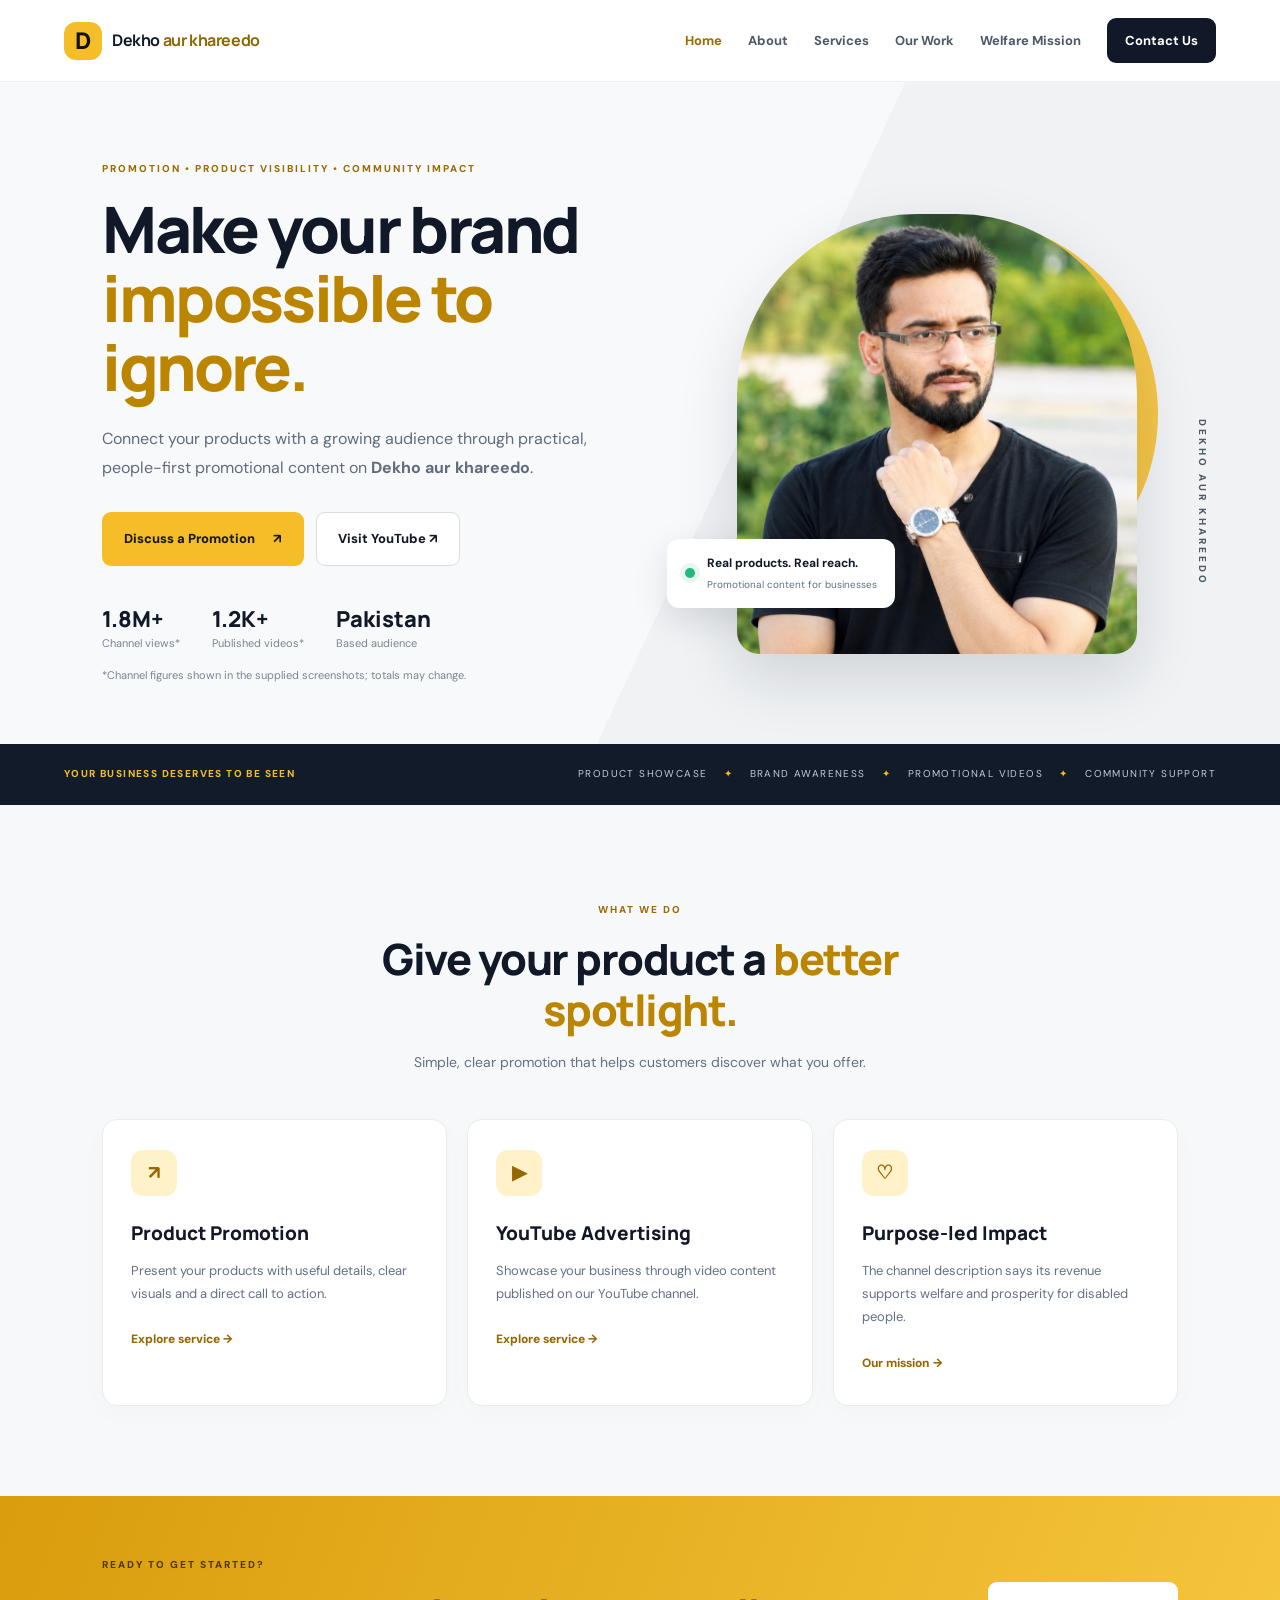
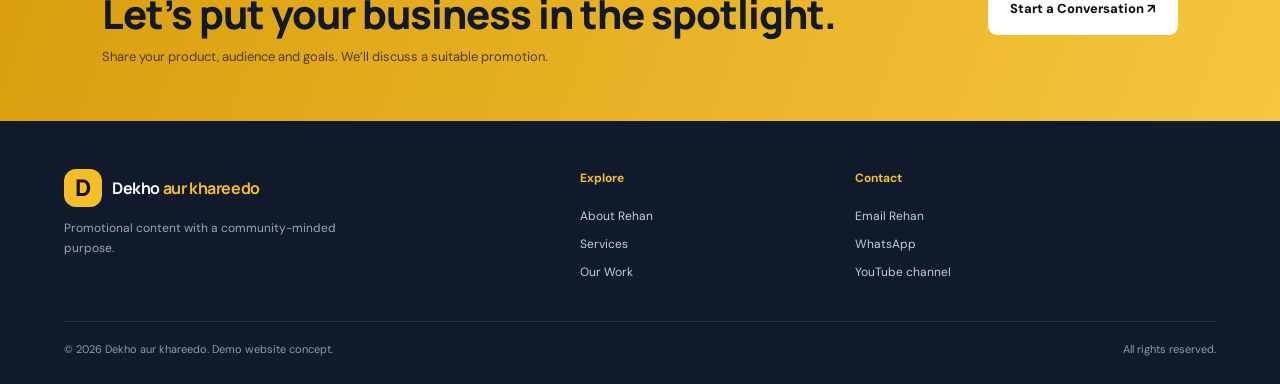
<file: index.html>
<!doctype html>
<html lang="en"><head><meta charset="utf-8"><meta name="viewport" content="width=device-width,initial-scale=1"><meta name="description" content="Rehan Ali helps businesses reach more customers through promotional videos and advertising on Dekho aur khareedo."><title>Rehan Ali | Advertising & Promotion</title><link rel="stylesheet" href="styles.css"></head>
<body><header class="site-header"><a class="brand" href="index.html"><span class="brand-mark">D</span><span>Dekho <b>aur khareedo</b></span></a><button class="menu-toggle" aria-label="Toggle menu" aria-expanded="false">☰</button><nav class="nav"><a class="active" href="index.html">Home</a><a href="about.html">About</a><a href="services.html">Services</a><a href="work.html">Our Work</a><a href="welfare.html">Welfare Mission</a><a href="contact.html" class="nav-cta">Contact Us</a></nav></header>
<main><section class="hero"><div class="hero-copy"><span class="eyebrow">PROMOTION • PRODUCT VISIBILITY • COMMUNITY IMPACT</span><h1>Make your brand <em>impossible to ignore.</em></h1><p>Connect your products with a growing audience through practical, people-first promotional content on <strong>Dekho aur khareedo</strong>.</p><div class="hero-actions"><a class="btn btn-primary" href="contact.html">Discuss a Promotion <span>↗</span></a><a class="btn btn-ghost" href="https://www.youtube.com/@Dekhoaurkhareedo-uk8fu" target="_blank" rel="noopener">Visit YouTube ↗</a></div><div class="trust-row"><div><strong>1.8M+</strong><span>Channel views*</span></div><div><strong>1.2K+</strong><span>Published videos*</span></div><div><strong>Pakistan</strong><span>Based audience</span></div></div><small class="muted">*Channel figures shown in the supplied screenshots; totals may change.</small></div><div class="hero-visual"><div class="visual-glow"></div><img class="hero-person" src="assets/rehan-profile.png" alt="Portrait of Rehan Ali"><div class="floating-card"><span class="live-dot"></span><div><b>Real products. Real reach.</b><small>Promotional content for businesses</small></div></div><div class="vertical-tag">DEKHO AUR KHAREEDO</div></div></section>
<section class="logo-strip"><span>YOUR BUSINESS DESERVES TO BE SEEN</span><div>PRODUCT SHOWCASE <i>✦</i> BRAND AWARENESS <i>✦</i> PROMOTIONAL VIDEOS <i>✦</i> COMMUNITY SUPPORT</div></section>
<section class="section section-light"><div class="section-heading"><span class="eyebrow">WHAT WE DO</span><h2>Give your product a <em>better spotlight.</em></h2><p>Simple, clear promotion that helps customers discover what you offer.</p></div><div class="card-grid three"><article class="service-card"><div class="icon-box">↗</div><h3>Product Promotion</h3><p>Present your products with useful details, clear visuals and a direct call to action.</p><a href="services.html">Explore service →</a></article><article class="service-card"><div class="icon-box">▶</div><h3>YouTube Advertising</h3><p>Showcase your business through video content published on our YouTube channel.</p><a href="services.html">Explore service →</a></article><article class="service-card"><div class="icon-box">♡</div><h3>Purpose-led Impact</h3><p>The channel description says its revenue supports welfare and prosperity for disabled people.</p><a href="welfare.html">Our mission →</a></article></div></section>
<section class="cta-band"><div><span class="eyebrow">READY TO GET STARTED?</span><h2>Let’s put your business in the spotlight.</h2><p>Share your product, audience and goals. We’ll discuss a suitable promotion.</p></div><a class="btn btn-light" href="contact.html">Start a Conversation ↗</a></section></main><footer class="footer"><div><a class="brand brand-footer" href="index.html"><span class="brand-mark">D</span><span>Dekho <b>aur khareedo</b></span></a><p>Promotional content with a community-minded purpose.</p></div><div><h4>Explore</h4><a href="about.html">About Rehan</a><a href="services.html">Services</a><a href="work.html">Our Work</a></div><div><h4>Contact</h4><a href="mailto:businesswithrehanali@gmail.com">Email Rehan</a><a href="https://wa.me/923469165570" target="_blank" rel="noopener">WhatsApp</a><a href="https://www.youtube.com/@Dekhoaurkhareedo-uk8fu" target="_blank" rel="noopener">YouTube channel</a></div><div class="copyright">© 2026 Dekho aur khareedo. Demo website concept. <span>All rights reserved.</span></div></footer><script src="script.js"></script></body></html>
</file>
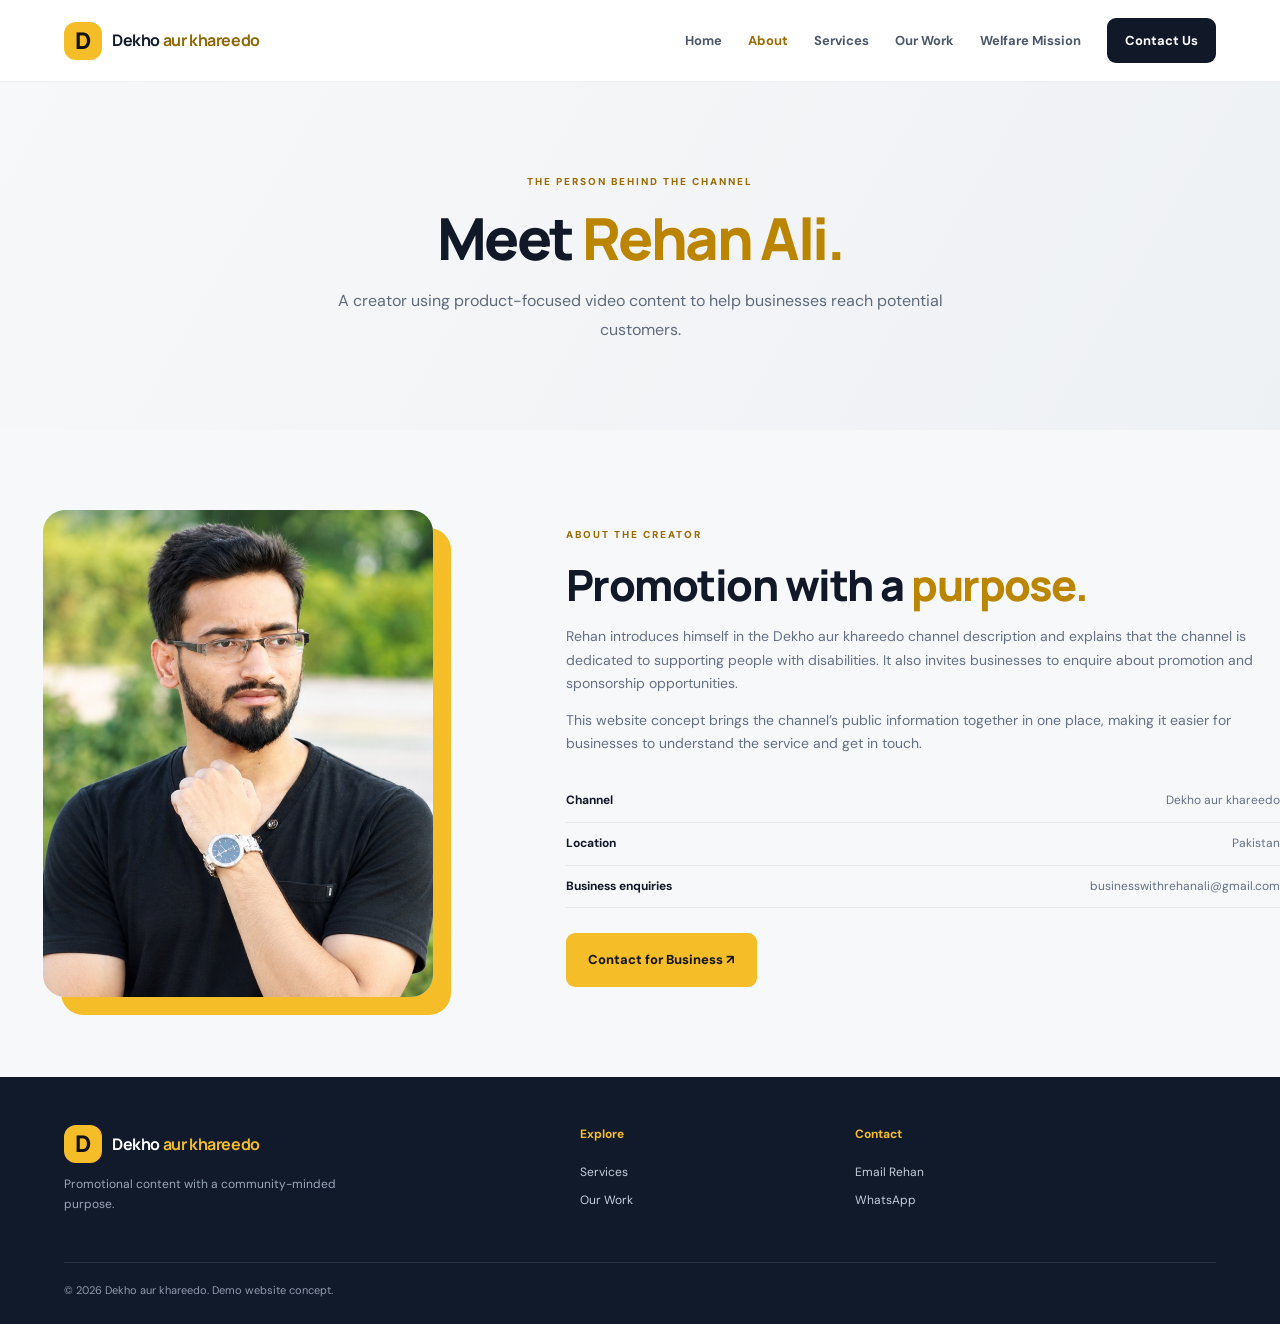
<file: about.html>
<!doctype html><html lang="en"><head><meta charset="utf-8"><meta name="viewport" content="width=device-width,initial-scale=1"><title>About Rehan Ali | Dekho aur khareedo</title><link rel="stylesheet" href="styles.css"></head><body><header class="site-header"><a class="brand" href="index.html"><span class="brand-mark">D</span><span>Dekho <b>aur khareedo</b></span></a><button class="menu-toggle" aria-label="Toggle menu" aria-expanded="false">☰</button><nav class="nav"><a href="index.html">Home</a><a class="active" href="about.html">About</a><a href="services.html">Services</a><a href="work.html">Our Work</a><a href="welfare.html">Welfare Mission</a><a href="contact.html" class="nav-cta">Contact Us</a></nav></header><main><section class="page-hero"><span class="eyebrow">THE PERSON BEHIND THE CHANNEL</span><h1>Meet <em>Rehan Ali.</em></h1><p>A creator using product-focused video content to help businesses reach potential customers.</p></section><section class="profile-layout section-light"><img class="profile-large" src="assets/rehan-profile.png" alt="Portrait of Rehan Ali"><div><span class="eyebrow">ABOUT THE CREATOR</span><h2>Promotion with a <em>purpose.</em></h2><p>Rehan introduces himself in the Dekho aur khareedo channel description and explains that the channel is dedicated to supporting people with disabilities. It also invites businesses to enquire about promotion and sponsorship opportunities.</p><p>This website concept brings the channel’s public information together in one place, making it easier for businesses to understand the service and get in touch.</p><div class="info-list"><div><b>Channel</b><span>Dekho aur khareedo</span></div><div><b>Location</b><span>Pakistan</span></div><div><b>Business enquiries</b><span>businesswithrehanali@gmail.com</span></div></div><a class="btn btn-primary" href="contact.html">Contact for Business ↗</a></div></section></main><footer class="footer"><div><a class="brand brand-footer" href="index.html"><span class="brand-mark">D</span><span>Dekho <b>aur khareedo</b></span></a><p>Promotional content with a community-minded purpose.</p></div><div><h4>Explore</h4><a href="services.html">Services</a><a href="work.html">Our Work</a></div><div><h4>Contact</h4><a href="mailto:businesswithrehanali@gmail.com">Email Rehan</a><a href="https://wa.me/923469165570">WhatsApp</a></div><div class="copyright">© 2026 Dekho aur khareedo. Demo website concept.</div></footer><script src="script.js"></script></body></html>
</file>
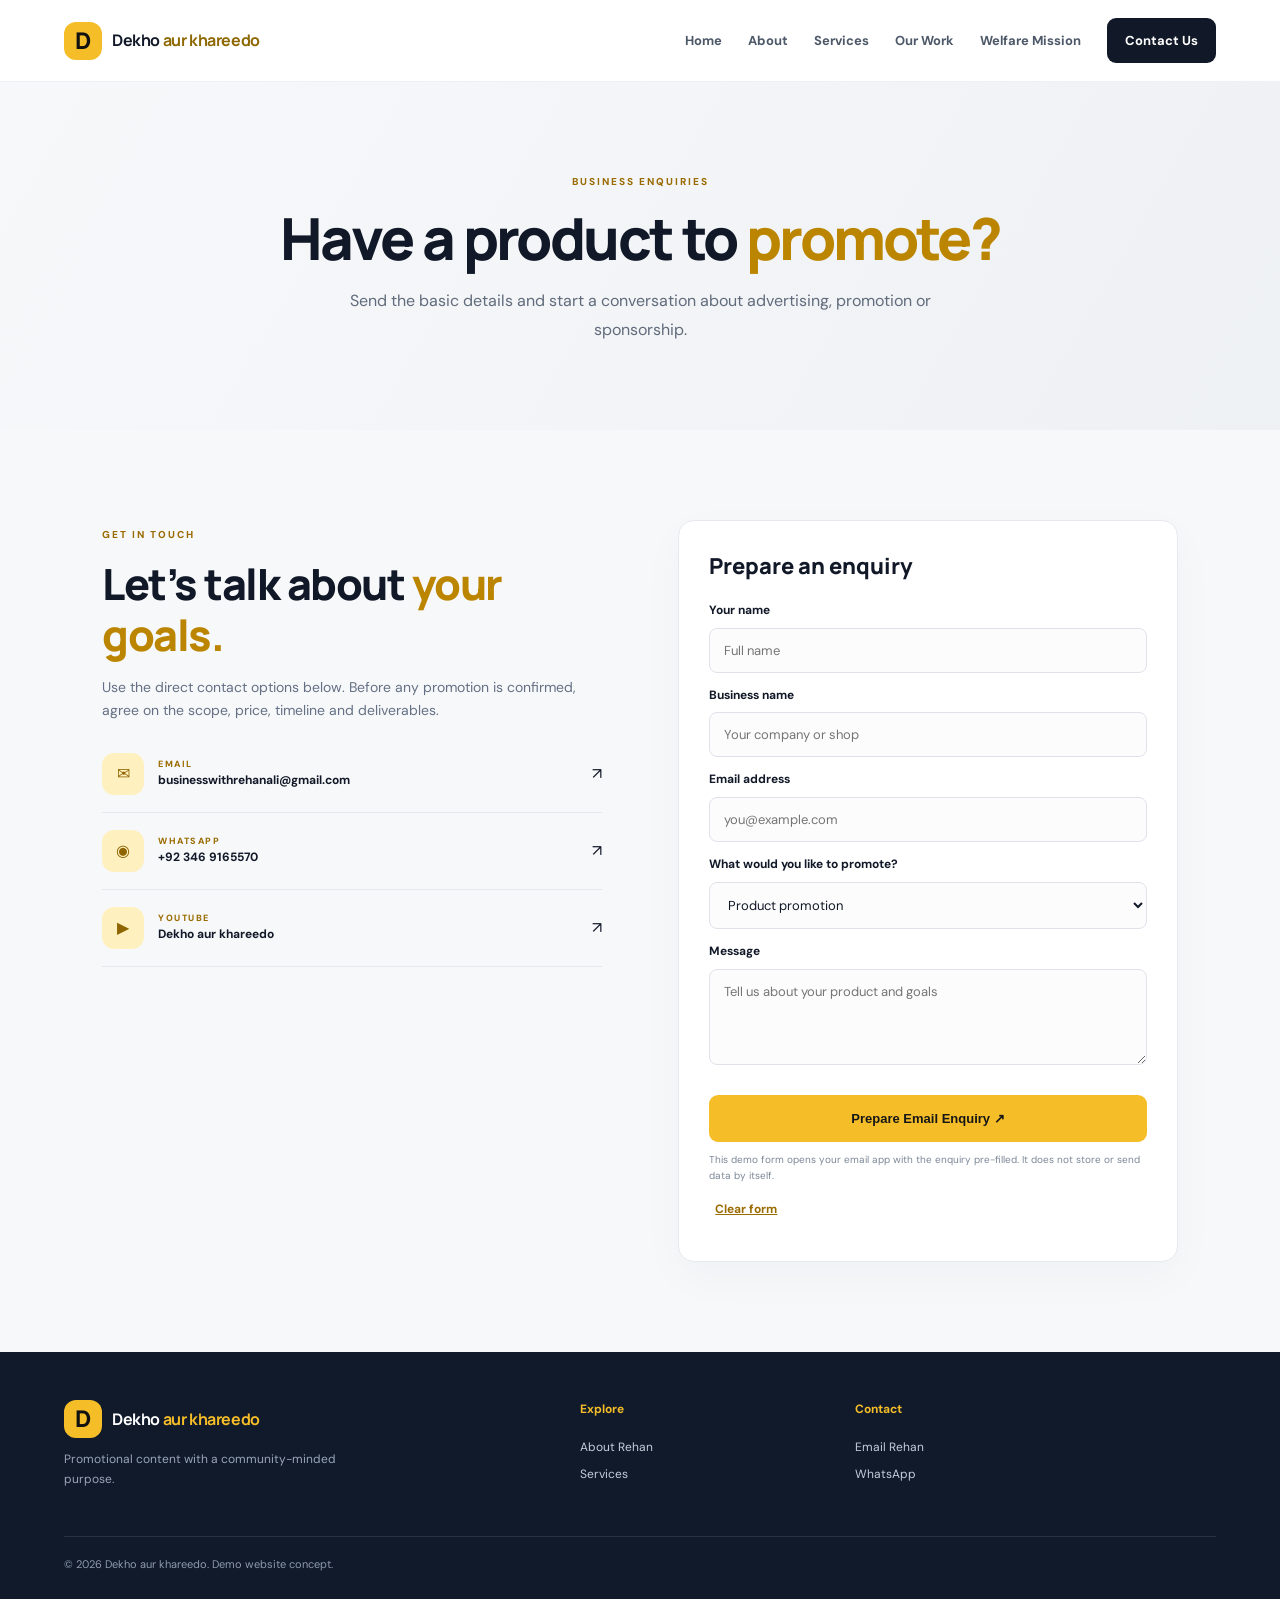
<file: contact.html>
<!doctype html><html lang="en"><head><meta charset="utf-8"><meta name="viewport" content="width=device-width,initial-scale=1"><title>Contact | Dekho aur khareedo</title><link rel="stylesheet" href="styles.css"></head><body><header class="site-header"><a class="brand" href="index.html"><span class="brand-mark">D</span><span>Dekho <b>aur khareedo</b></span></a><button class="menu-toggle" aria-label="Toggle menu" aria-expanded="false">☰</button><nav class="nav"><a href="index.html">Home</a><a href="about.html">About</a><a href="services.html">Services</a><a href="work.html">Our Work</a><a href="welfare.html">Welfare Mission</a><a class="nav-cta active" href="contact.html">Contact Us</a></nav></header><main><section class="page-hero"><span class="eyebrow">BUSINESS ENQUIRIES</span><h1>Have a product to <em>promote?</em></h1><p>Send the basic details and start a conversation about advertising, promotion or sponsorship.</p></section><section class="section section-light contact-layout"><div class="contact-panel"><span class="eyebrow">GET IN TOUCH</span><h2>Let’s talk about <em>your goals.</em></h2><p>Use the direct contact options below. Before any promotion is confirmed, agree on the scope, price, timeline and deliverables.</p><a class="contact-method" href="mailto:businesswithrehanali@gmail.com"><span class="contact-icon">✉</span><span><small>EMAIL</small><b>businesswithrehanali@gmail.com</b></span><span>↗</span></a><a class="contact-method" href="https://wa.me/923469165570" target="_blank" rel="noopener"><span class="contact-icon">◉</span><span><small>WHATSAPP</small><b>+92 346 9165570</b></span><span>↗</span></a><a class="contact-method" href="https://www.youtube.com/@Dekhoaurkhareedo-uk8fu" target="_blank" rel="noopener"><span class="contact-icon">▶</span><span><small>YOUTUBE</small><b>Dekho aur khareedo</b></span><span>↗</span></a></div><form class="contact-form" id="enquiry-form"><h3>Prepare an enquiry</h3><label>Your name<input required name="name" placeholder="Full name"></label><label>Business name<input name="business" placeholder="Your company or shop"></label><label>Email address<input required type="email" name="email" placeholder="you@example.com"></label><label>What would you like to promote?<select name="service"><option>Product promotion</option><option>YouTube sponsorship</option><option>Brand awareness</option><option>Other enquiry</option></select></label><label>Message<textarea required name="message" rows="4" placeholder="Tell us about your product and goals"></textarea></label><button class="btn btn-primary btn-full" type="submit">Prepare Email Enquiry ↗</button><p class="form-note">This demo form opens your email app with the enquiry pre-filled. It does not store or send data by itself.</p><button class="text-button" type="reset">Clear form</button><p id="form-status" role="status" class="form-note"></p></form></section></main><footer class="footer"><div><a class="brand brand-footer" href="index.html"><span class="brand-mark">D</span><span>Dekho <b>aur khareedo</b></span></a><p>Promotional content with a community-minded purpose.</p></div><div><h4>Explore</h4><a href="about.html">About Rehan</a><a href="services.html">Services</a></div><div><h4>Contact</h4><a href="mailto:businesswithrehanali@gmail.com">Email Rehan</a><a href="https://wa.me/923469165570">WhatsApp</a></div><div class="copyright">© 2026 Dekho aur khareedo. Demo website concept.</div></footer><script src="script.js"></script></body></html>
</file>
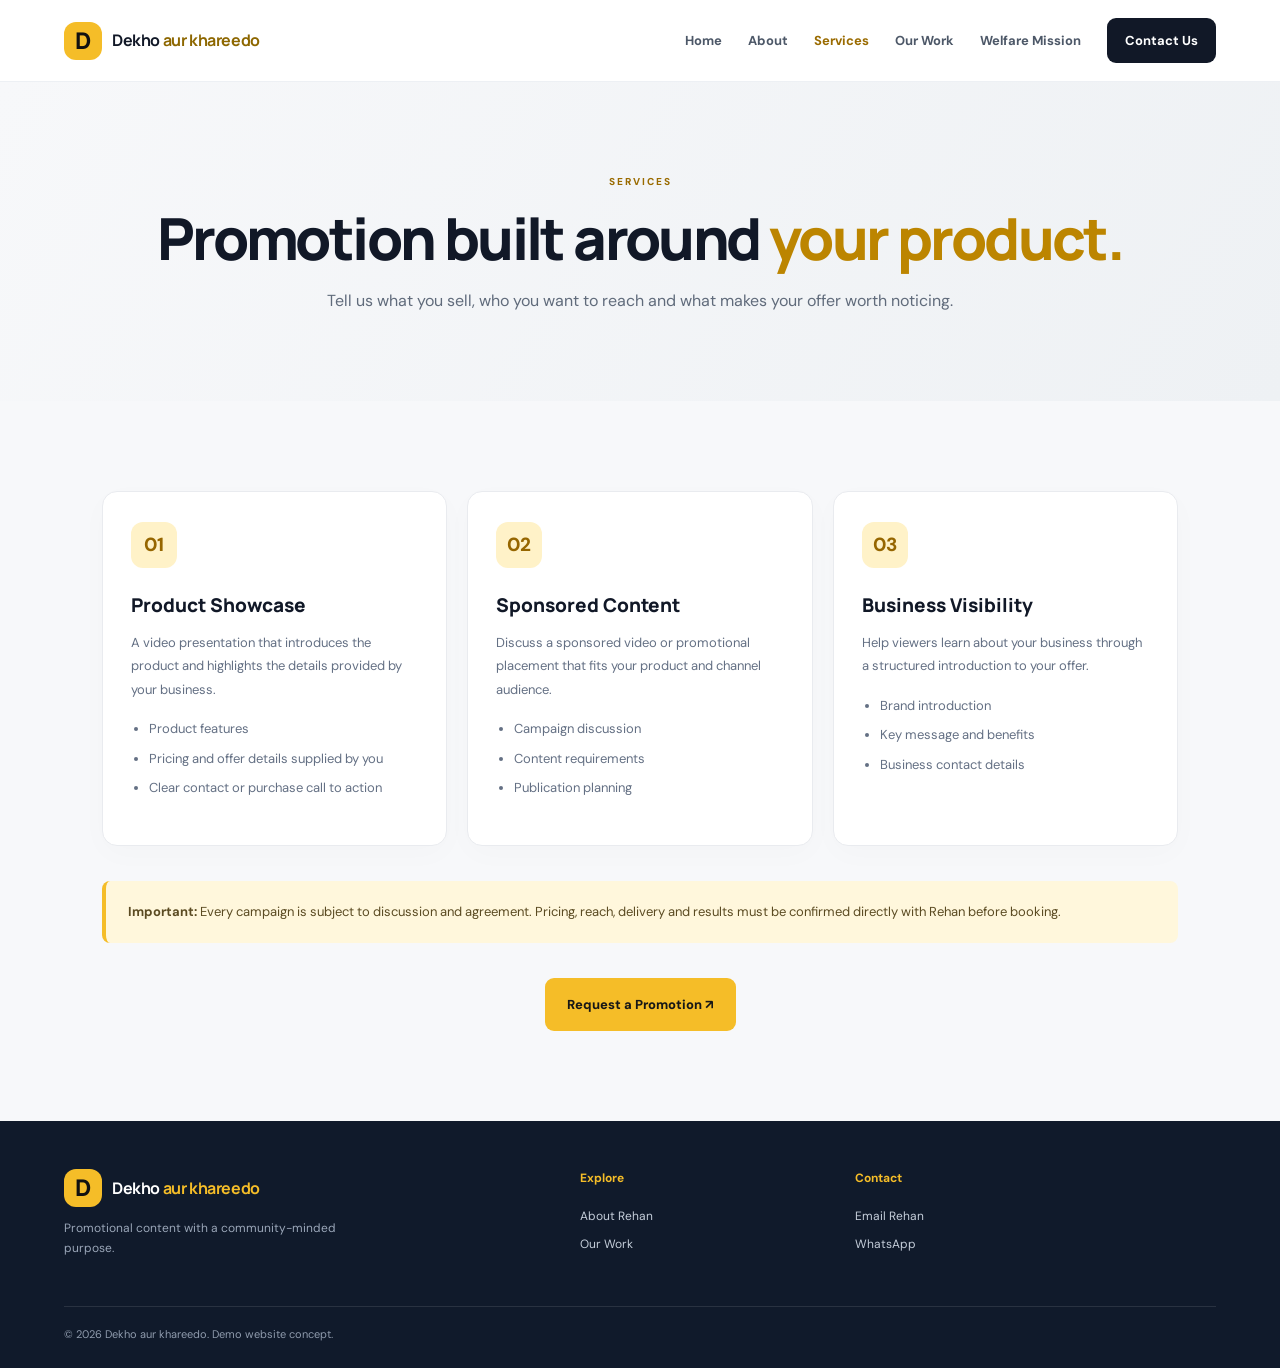
<file: services.html>
<!doctype html><html lang="en"><head><meta charset="utf-8"><meta name="viewport" content="width=device-width,initial-scale=1"><title>Promotion Services | Dekho aur khareedo</title><link rel="stylesheet" href="styles.css"></head><body><header class="site-header"><a class="brand" href="index.html"><span class="brand-mark">D</span><span>Dekho <b>aur khareedo</b></span></a><button class="menu-toggle" aria-label="Toggle menu" aria-expanded="false">☰</button><nav class="nav"><a href="index.html">Home</a><a href="about.html">About</a><a class="active" href="services.html">Services</a><a href="work.html">Our Work</a><a href="welfare.html">Welfare Mission</a><a href="contact.html" class="nav-cta">Contact Us</a></nav></header><main><section class="page-hero"><span class="eyebrow">SERVICES</span><h1>Promotion built around <em>your product.</em></h1><p>Tell us what you sell, who you want to reach and what makes your offer worth noticing.</p></section><section class="section section-light"><div class="card-grid three"><article class="service-card"><div class="icon-box">01</div><h3>Product Showcase</h3><p>A video presentation that introduces the product and highlights the details provided by your business.</p><ul><li>Product features</li><li>Pricing and offer details supplied by you</li><li>Clear contact or purchase call to action</li></ul></article><article class="service-card"><div class="icon-box">02</div><h3>Sponsored Content</h3><p>Discuss a sponsored video or promotional placement that fits your product and channel audience.</p><ul><li>Campaign discussion</li><li>Content requirements</li><li>Publication planning</li></ul></article><article class="service-card"><div class="icon-box">03</div><h3>Business Visibility</h3><p>Help viewers learn about your business through a structured introduction to your offer.</p><ul><li>Brand introduction</li><li>Key message and benefits</li><li>Business contact details</li></ul></article></div><div class="note-box"><b>Important:</b> Every campaign is subject to discussion and agreement. Pricing, reach, delivery and results must be confirmed directly with Rehan before booking.</div><div class="center"><a class="btn btn-primary" href="contact.html">Request a Promotion ↗</a></div></section></main><footer class="footer"><div><a class="brand brand-footer" href="index.html"><span class="brand-mark">D</span><span>Dekho <b>aur khareedo</b></span></a><p>Promotional content with a community-minded purpose.</p></div><div><h4>Explore</h4><a href="about.html">About Rehan</a><a href="work.html">Our Work</a></div><div><h4>Contact</h4><a href="mailto:businesswithrehanali@gmail.com">Email Rehan</a><a href="https://wa.me/923469165570">WhatsApp</a></div><div class="copyright">© 2026 Dekho aur khareedo. Demo website concept.</div></footer><script src="script.js"></script></body></html>
</file>
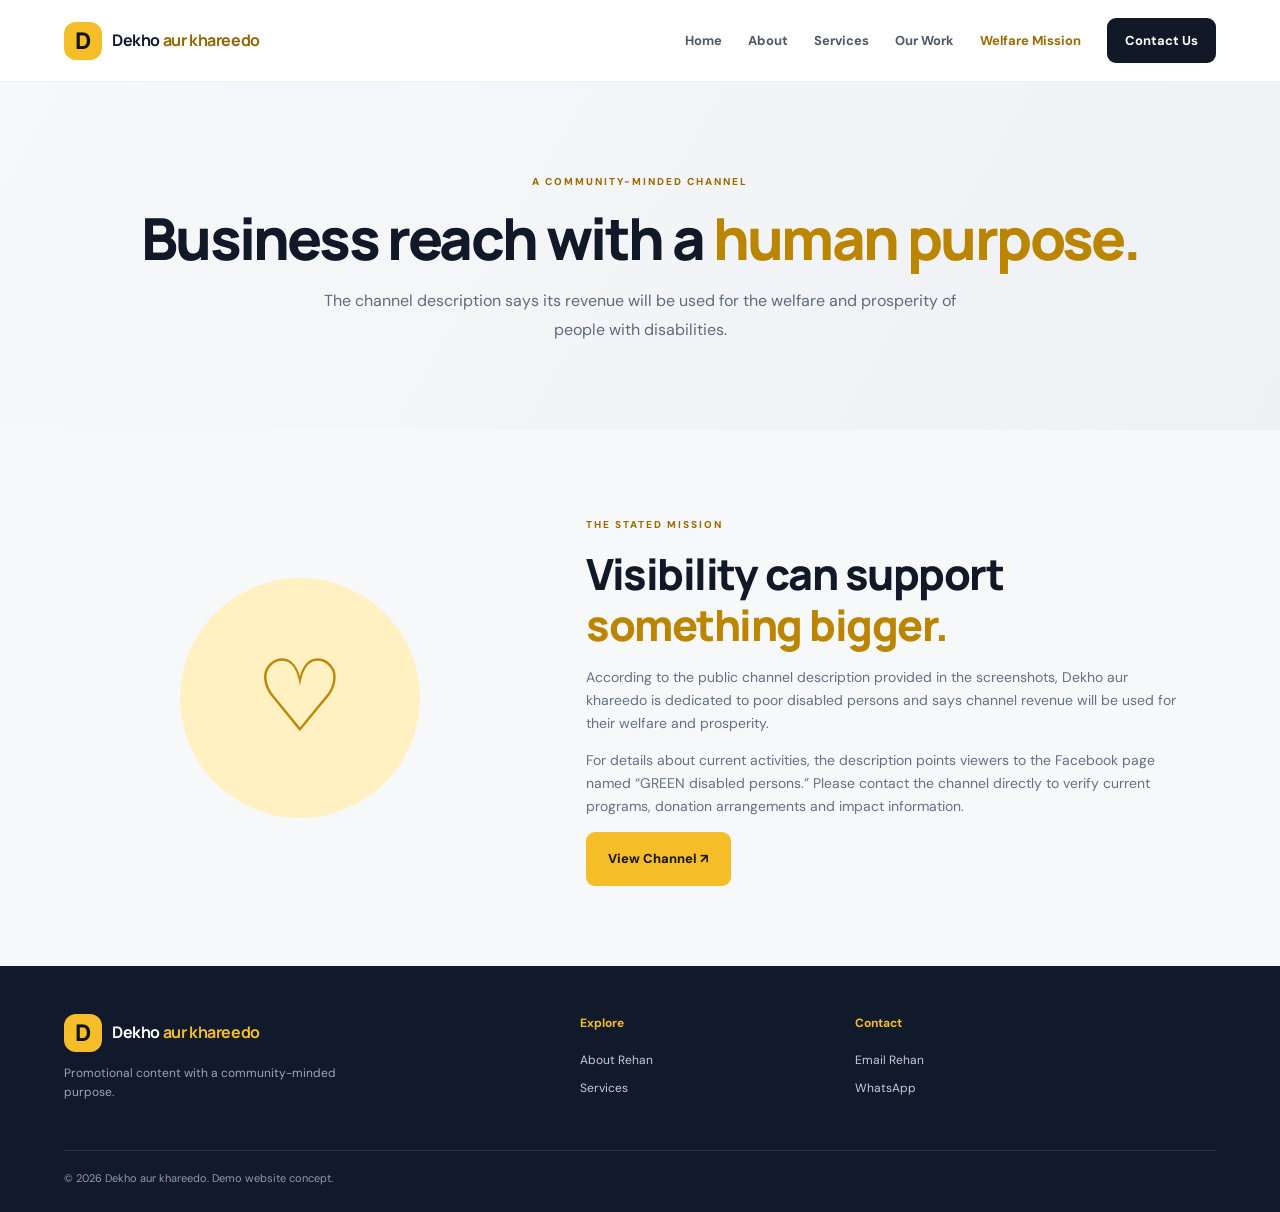
<file: welfare.html>
<!doctype html><html lang="en"><head><meta charset="utf-8"><meta name="viewport" content="width=device-width,initial-scale=1"><title>Welfare Mission | Dekho aur khareedo</title><link rel="stylesheet" href="styles.css"></head><body><header class="site-header"><a class="brand" href="index.html"><span class="brand-mark">D</span><span>Dekho <b>aur khareedo</b></span></a><button class="menu-toggle" aria-label="Toggle menu" aria-expanded="false">☰</button><nav class="nav"><a href="index.html">Home</a><a href="about.html">About</a><a href="services.html">Services</a><a href="work.html">Our Work</a><a class="active" href="welfare.html">Welfare Mission</a><a href="contact.html" class="nav-cta">Contact Us</a></nav></header><main><section class="page-hero"><span class="eyebrow">A COMMUNITY-MINDED CHANNEL</span><h1>Business reach with a <em>human purpose.</em></h1><p>The channel description says its revenue will be used for the welfare and prosperity of people with disabilities.</p></section><section class="section section-light welfare-layout"><div class="welfare-symbol">♡</div><div><span class="eyebrow">THE STATED MISSION</span><h2>Visibility can support <em>something bigger.</em></h2><p>According to the public channel description provided in the screenshots, Dekho aur khareedo is dedicated to poor disabled persons and says channel revenue will be used for their welfare and prosperity.</p><p>For details about current activities, the description points viewers to the Facebook page named “GREEN disabled persons.” Please contact the channel directly to verify current programs, donation arrangements and impact information.</p><a class="btn btn-primary" href="https://www.youtube.com/@Dekhoaurkhareedo-uk8fu" target="_blank" rel="noopener">View Channel ↗</a></div></section></main><footer class="footer"><div><a class="brand brand-footer" href="index.html"><span class="brand-mark">D</span><span>Dekho <b>aur khareedo</b></span></a><p>Promotional content with a community-minded purpose.</p></div><div><h4>Explore</h4><a href="about.html">About Rehan</a><a href="services.html">Services</a></div><div><h4>Contact</h4><a href="mailto:businesswithrehanali@gmail.com">Email Rehan</a><a href="https://wa.me/923469165570">WhatsApp</a></div><div class="copyright">© 2026 Dekho aur khareedo. Demo website concept.</div></footer><script src="script.js"></script></body></html>
</file>
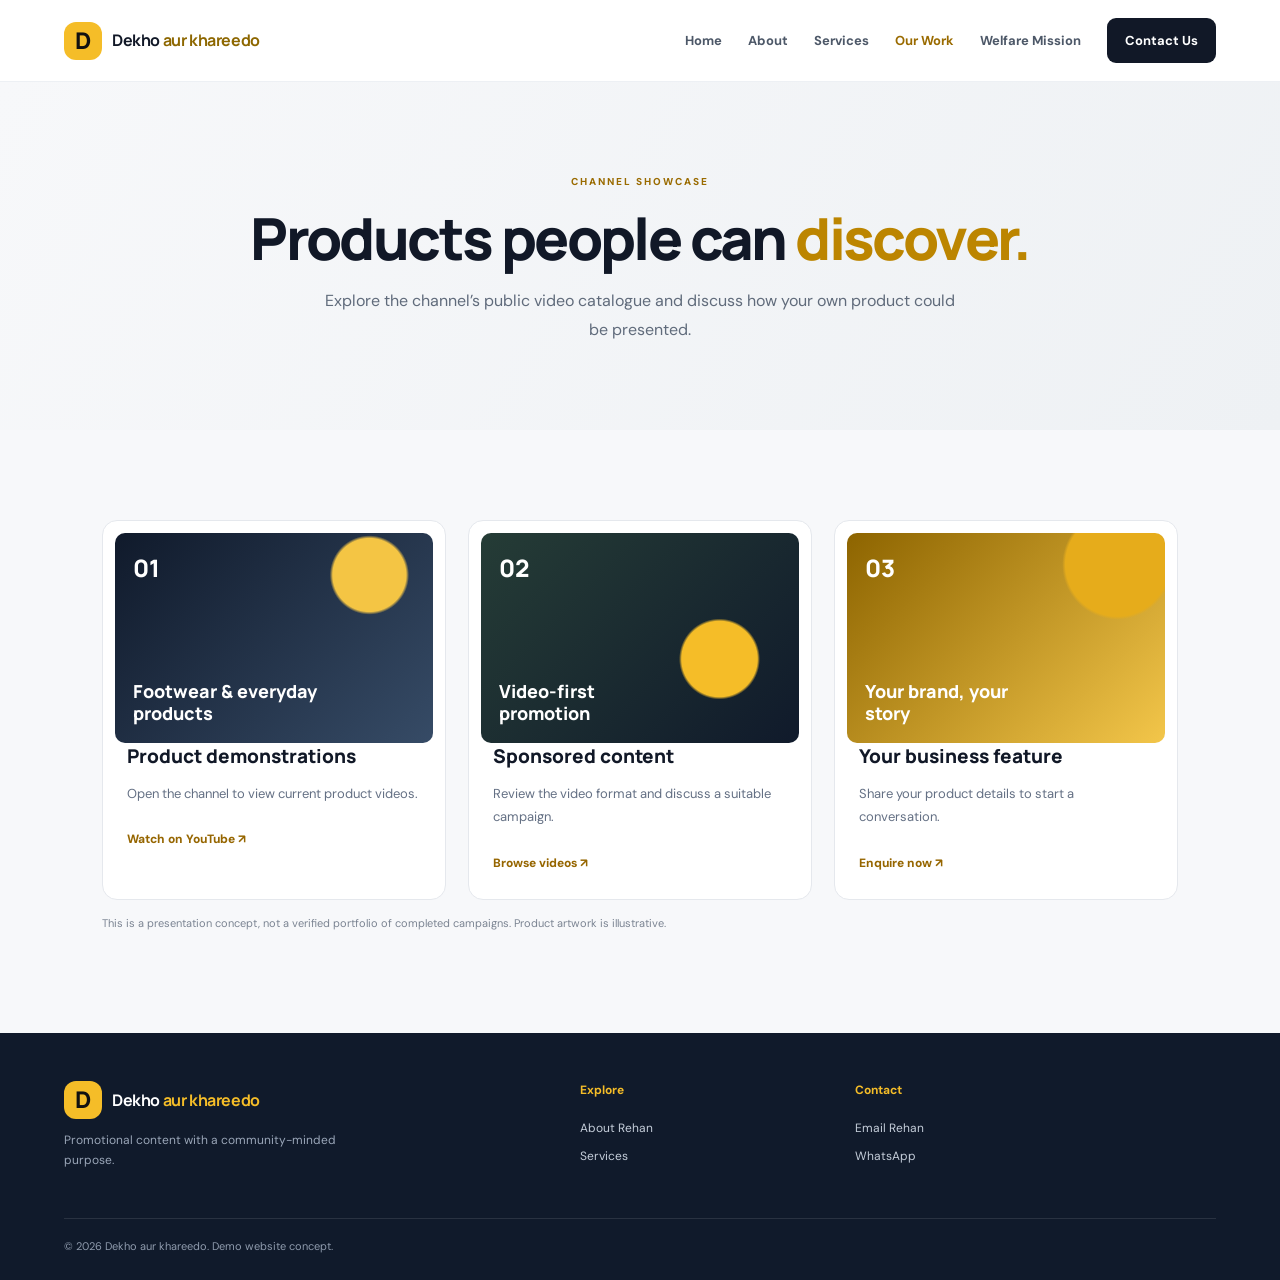
<file: work.html>
<!doctype html><html lang="en"><head><meta charset="utf-8"><meta name="viewport" content="width=device-width,initial-scale=1"><title>Our Work | Dekho aur khareedo</title><link rel="stylesheet" href="styles.css"></head><body><header class="site-header"><a class="brand" href="index.html"><span class="brand-mark">D</span><span>Dekho <b>aur khareedo</b></span></a><button class="menu-toggle" aria-label="Toggle menu" aria-expanded="false">☰</button><nav class="nav"><a href="index.html">Home</a><a href="about.html">About</a><a href="services.html">Services</a><a class="active" href="work.html">Our Work</a><a href="welfare.html">Welfare Mission</a><a href="contact.html" class="nav-cta">Contact Us</a></nav></header><main><section class="page-hero"><span class="eyebrow">CHANNEL SHOWCASE</span><h1>Products people can <em>discover.</em></h1><p>Explore the channel’s public video catalogue and discuss how your own product could be presented.</p></section><section class="section section-light"><div class="work-grid"><a class="work-tile" href="https://www.youtube.com/@Dekhoaurkhareedo-uk8fu" target="_blank" rel="noopener"><div class="work-art shoes">01 <span>Footwear & everyday products</span></div><h3>Product demonstrations</h3><p>Open the channel to view current product videos.</p><b>Watch on YouTube ↗</b></a><a class="work-tile" href="https://www.youtube.com/@Dekhoaurkhareedo-uk8fu/videos" target="_blank" rel="noopener"><div class="work-art video">02 <span>Video-first promotion</span></div><h3>Sponsored content</h3><p>Review the video format and discuss a suitable campaign.</p><b>Browse videos ↗</b></a><a class="work-tile" href="contact.html"><div class="work-art brand-art">03 <span>Your brand, your story</span></div><h3>Your business feature</h3><p>Share your product details to start a conversation.</p><b>Enquire now ↗</b></a></div><p class="muted">This is a presentation concept, not a verified portfolio of completed campaigns. Product artwork is illustrative.</p></section></main><footer class="footer"><div><a class="brand brand-footer" href="index.html"><span class="brand-mark">D</span><span>Dekho <b>aur khareedo</b></span></a><p>Promotional content with a community-minded purpose.</p></div><div><h4>Explore</h4><a href="about.html">About Rehan</a><a href="services.html">Services</a></div><div><h4>Contact</h4><a href="mailto:businesswithrehanali@gmail.com">Email Rehan</a><a href="https://wa.me/923469165570">WhatsApp</a></div><div class="copyright">© 2026 Dekho aur khareedo. Demo website concept.</div></footer><script src="script.js"></script></body></html>
</file>
<file: styles.css>
@import url('https://fonts.googleapis.com/css2?family=DM+Sans:wght@400;500;600;700&family=Manrope:wght@400;500;600;700;800&display=swap');
:root{--ink:#111827;--muted:#647084;--gold:#f5bd28;--gold-dark:#d99708;--paper:#f6f7f9;--white:#fff;--line:#e5e8ed;--navy:#101a2b}*{box-sizing:border-box}html{scroll-behavior:smooth}body{margin:0;color:var(--ink);font-family:'DM Sans',sans-serif;line-height:1.65;background:#fff}a{color:inherit;text-decoration:none}img{max-width:100%;display:block}.site-header{height:82px;padding:0 max(5vw,24px);display:flex;align-items:center;justify-content:space-between;background:#fff;border-bottom:1px solid #edf0f4;position:sticky;top:0;z-index:10}.brand{display:flex;align-items:center;gap:10px;font-family:Manrope,sans-serif;font-size:16px;font-weight:700;letter-spacing:-.4px}.brand b{color:#8d6700}.brand-mark{display:grid;place-items:center;background:var(--gold);width:38px;height:38px;border-radius:12px;font-size:23px;font-weight:800;color:#111}.nav{display:flex;align-items:center;gap:26px;font-size:13px;font-weight:700;color:#4d5868}.nav a{transition:color .2s}.nav a:hover,.nav a.active{color:#9a6b00}.nav-cta{padding:12px 18px;border-radius:9px;background:var(--ink);color:white!important}.menu-toggle{display:none;border:0;background:none;font-size:25px}.hero{min-height:620px;background:linear-gradient(115deg,#f8f9fb 0%,#f8f9fb 57%,#f0f2f4 57%,#f0f2f4 100%);display:grid;grid-template-columns:1.05fr .95fr;align-items:center;padding:72px max(8vw,28px) 60px;gap:5vw;overflow:hidden}.hero-copy{max-width:620px}.eyebrow{font-size:10px;letter-spacing:2px;font-weight:800;color:#9a6b00;display:inline-block;margin-bottom:16px}.hero h1,.page-hero h1{font-family:Manrope,sans-serif;font-size:clamp(42px,5vw,68px);line-height:1.08;letter-spacing:-2.6px;margin:0 0 24px;font-weight:800}.hero h1 em,.page-hero h1 em,h2 em{font-style:normal;color:#bc8500}.hero-copy>p,.page-hero p{font-size:16px;color:#606b7b;max-width:560px;line-height:1.8}.hero-actions{display:flex;gap:12px;flex-wrap:wrap;margin:30px 0}.btn{display:inline-flex;align-items:center;justify-content:center;gap:18px;padding:15px 21px;border-radius:9px;font-size:13px;font-weight:800;border:1px solid transparent;cursor:pointer;transition:transform .2s,box-shadow .2s}.btn:hover{transform:translateY(-2px);box-shadow:0 10px 24px #11182718}.btn-primary{background:var(--gold);color:#171717}.btn-ghost{border-color:#d9dde4;background:#fff}.btn-light{background:white;color:#111}.trust-row{display:flex;gap:32px;margin-top:38px}.trust-row div{display:flex;flex-direction:column}.trust-row strong{font:800 22px Manrope,sans-serif}.trust-row span,.muted{font-size:11px;color:#7b8492}.muted{display:block;margin-top:14px}.hero-visual{height:470px;position:relative;display:flex;align-items:flex-end;justify-content:center}.visual-glow{position:absolute;width:390px;height:390px;background:#f5bd28;border-radius:50%;top:35px;right:4%;opacity:.85}.hero-person{position:relative;z-index:1;width:min(100%,400px);height:440px;object-fit:cover;object-position:center 20%;border-radius:180px 180px 22px 22px;box-shadow:0 24px 60px #17203325}.floating-card{position:absolute;z-index:2;left:-30px;bottom:46px;display:flex;align-items:center;gap:12px;padding:15px 18px;border-radius:12px;background:#fff;box-shadow:0 12px 35px #17203320}.floating-card b,.floating-card small{display:block}.floating-card b{font-size:12px}.floating-card small{font-size:10px;color:var(--muted);margin-top:3px}.live-dot{width:10px;height:10px;border-radius:50%;background:#28b67a;box-shadow:0 0 0 5px #28b67a1c}.vertical-tag{position:absolute;right:-32px;top:50%;writing-mode:vertical-rl;letter-spacing:3px;font-size:10px;font-weight:800;color:#4f5968}.logo-strip{padding:22px 5vw;background:#111b2a;color:#fff;display:flex;justify-content:space-between;gap:20px;align-items:center;font-size:10px;letter-spacing:1.4px}.logo-strip>span{color:var(--gold);font-weight:800}.logo-strip div{color:#c4cbd5}.logo-strip i{color:var(--gold);font-style:normal;padding:0 12px}.section{padding:90px max(8vw,28px)}.section-light{background:#f7f8fa}.section-heading{text-align:center;max-width:640px;margin:0 auto 45px}.section-heading h2,.profile-layout h2,.contact-panel h2,.welfare-layout h2{font:800 clamp(30px,4vw,43px)/1.18 Manrope,sans-serif;letter-spacing:-1.5px;margin:0 0 15px}.section-heading p,.profile-layout p,.contact-panel p,.welfare-layout p{color:var(--muted);font-size:14px}.card-grid{display:grid;gap:20px}.three{grid-template-columns:repeat(3,1fr)}.service-card{padding:30px 28px;background:#fff;border:1px solid #e9ebef;border-radius:15px;box-shadow:0 8px 30px #14213b05;transition:transform .2s,box-shadow .2s}.service-card:hover{transform:translateY(-5px);box-shadow:0 18px 35px #14213b10}.icon-box{width:46px;height:46px;border-radius:12px;background:#fff2c8;color:#966600;display:grid;place-items:center;font-size:19px;font-weight:800;margin-bottom:24px}.service-card h3,.work-tile h3{font:800 19px Manrope,sans-serif;margin:0 0 10px}.service-card p,.work-tile p{font-size:13px;color:var(--muted);line-height:1.8}.service-card>a,.work-tile>b{font-size:12px;font-weight:800;color:#966600;display:inline-block;margin-top:12px}.service-card ul{padding-left:18px;color:var(--muted);font-size:13px}.service-card li{padding:4px 0}.cta-band{padding:54px max(8vw,28px);display:flex;justify-content:space-between;align-items:center;gap:24px;background:linear-gradient(110deg,#d99d0d,#f6c63d)}.cta-band .eyebrow{color:#4e3905}.cta-band h2{font:800 clamp(26px,3.5vw,40px)/1.2 Manrope,sans-serif;letter-spacing:-1px;margin:0 0 8px}.cta-band p{font-size:13px;margin:0;color:#4f3d10}.footer{background:#101a2b;color:#e8edf4;padding:48px max(5vw,24px) 25px;display:grid;grid-template-columns:2fr 1fr 1.5fr;gap:35px}.brand-footer{color:white}.brand-footer b{color:var(--gold)}.footer p{font-size:12px;color:#9aa6b8;max-width:280px}.footer h4{font-size:12px;color:var(--gold);margin:0 0 14px}.footer>div:not(.copyright){display:flex;flex-direction:column;align-items:flex-start}.footer a:not(.brand){font-size:12px;color:#c5ceda;margin:4px 0}.copyright{grid-column:1/-1;border-top:1px solid #ffffff1b;padding-top:18px;font-size:11px;color:#8f9bad;display:flex;justify-content:space-between}.page-hero{padding:85px max(8vw,28px);background:linear-gradient(120deg,#f7f8fa,#eef1f4);text-align:center}.page-hero h1{font-size:clamp(38px,5vw,58px);margin-bottom:18px}.page-hero p{margin:0 auto;max-width:650px}.profile-layout,.welfare-layout{display:grid;grid-template-columns:.8fr 1.2fr;gap:7vw;align-items:center;padding-top:80px;padding-bottom:80px}.profile-large{width:100%;max-width:390px;justify-self:center;aspect-ratio:4/5;object-fit:cover;object-position:center 15%;border-radius:22px;box-shadow:18px 18px 0 #f5bd28}.info-list{margin:25px 0}.info-list div{padding:11px 0;border-bottom:1px solid var(--line);display:flex;justify-content:space-between;gap:15px;font-size:12px}.info-list span{color:var(--muted);text-align:right}.work-grid{display:grid;grid-template-columns:repeat(3,1fr);gap:22px}.work-tile{padding:12px 12px 24px;border-radius:15px;background:#fff;border:1px solid #e5e8ed;overflow:hidden;transition:transform .2s}.work-tile:hover{transform:translateY(-5px)}.work-tile h3,.work-tile p,.work-tile>b{margin-left:12px;margin-right:12px}.work-art{height:210px;border-radius:10px;padding:18px;display:flex;flex-direction:column;justify-content:space-between;font:800 24px Manrope,sans-serif;color:#fff;overflow:hidden}.work-art span{font-size:18px;line-height:1.25;max-width:190px}.shoes{background:radial-gradient(circle at 80% 20%,#f4c544 0 12%,transparent 13%),linear-gradient(135deg,#101a2b,#364b66)}.video{background:radial-gradient(circle at 75% 60%,#f5bd28 0 14%,transparent 15%),linear-gradient(135deg,#253c36,#101a2b)}.brand-art{background:radial-gradient(circle at 85% 15%,#e6ac1b 0 16%,transparent 17%),linear-gradient(135deg,#8d6400,#f3c64a)}.note-box{margin:35px 0;padding:20px 22px;background:#fff7dc;border-left:4px solid var(--gold);border-radius:8px;font-size:13px;color:#5b4b22}.center{text-align:center}.welfare-symbol{width:240px;height:240px;border-radius:50%;background:#fff1c1;display:grid;place-items:center;font-size:100px;color:#bd8809;justify-self:center}.contact-layout{display:grid;grid-template-columns:1fr 1fr;gap:6vw;align-items:start}.contact-method{display:flex;align-items:center;gap:14px;padding:17px 0;border-bottom:1px solid var(--line)}.contact-icon{width:42px;height:42px;border-radius:12px;background:#fff0bf;display:grid;place-items:center;color:#8e6500}.contact-method span:nth-child(2){flex:1;min-width:0}.contact-method small,.contact-method b{display:block}.contact-method small{font-size:9px;letter-spacing:1.5px;color:#9a6b00;font-weight:800}.contact-method b{font-size:12px;overflow-wrap:anywhere}.contact-form{padding:30px;background:#fff;border:1px solid #e6e9ee;border-radius:16px;box-shadow:0 15px 45px #17203308}.contact-form h3{font:800 22px Manrope,sans-serif;margin:0 0 20px}.contact-form label{display:block;font-size:12px;font-weight:700;margin:13px 0}.contact-form input,.contact-form select,.contact-form textarea{width:100%;padding:13px 14px;margin-top:7px;border:1px solid #dfe3e9;border-radius:8px;font:13px 'DM Sans',sans-serif;background:#fcfcfd;color:#111827}.contact-form input:focus,.contact-form textarea:focus,.contact-form select:focus{outline:2px solid #f5bd2870;border-color:#dca315}.btn-full{width:100%;margin-top:10px}.form-note{font-size:10px;color:#7c8797}.text-button{background:none;border:0;color:#9a6b00;text-decoration:underline;cursor:pointer;font:700 12px 'DM Sans',sans-serif}
@media(max-width:900px){.site-header{height:72px}.menu-toggle{display:block}.nav{display:none;position:absolute;top:71px;left:0;right:0;background:#fff;padding:18px 24px 24px;box-shadow:0 15px 20px #11182710;flex-direction:column;align-items:stretch;gap:0}.nav.nav-open{display:flex}.nav a{padding:13px 5px}.nav .nav-cta{margin-top:8px;text-align:center}.hero{grid-template-columns:1fr;padding-top:55px}.hero-copy{max-width:720px}.hero-visual{max-width:560px;width:100%;margin:0 auto;height:440px}.hero-person{height:405px}.visual-glow{width:330px;height:330px}.vertical-tag{right:0}.three,.work-grid{grid-template-columns:1fr 1fr}.logo-strip{align-items:flex-start;flex-direction:column}.profile-layout,.welfare-layout{gap:40px}.footer{grid-template-columns:1.5fr 1fr 1fr}}@media(max-width:620px){.hero{padding:45px 23px 38px;gap:10px}.hero h1{font-size:44px;letter-spacing:-1.8px}.hero-visual{height:365px}.hero-person{height:350px;width:300px}.visual-glow{width:280px;height:280px;right:8%;top:18px}.floating-card{left:0;bottom:22px;padding:12px}.vertical-tag{right:-8px;font-size:8px}.trust-row{gap:18px}.trust-row strong{font-size:18px}.trust-row span{font-size:10px}.logo-strip div{line-height:2.4}.section{padding:60px 22px}.three,.work-grid{grid-template-columns:1fr}.service-card{padding:25px}.cta-band{padding:42px 24px;align-items:flex-start;flex-direction:column}.footer{grid-template-columns:1fr 1fr;gap:30px 20px;padding:40px 24px 22px}.footer>div:first-child{grid-column:1/-1}.copyright{flex-direction:column;gap:7px}.page-hero{padding:62px 23px}.page-hero h1{font-size:42px;letter-spacing:-1.7px}.profile-layout,.welfare-layout,.contact-layout{grid-template-columns:1fr;padding:55px 22px;gap:38px}.profile-large{max-width:300px}.welfare-symbol{width:180px;height:180px;font-size:75px}.info-list div{align-items:flex-start;flex-direction:column;gap:3px}.info-list span{text-align:left}.contact-form{padding:22px}.hero-actions .btn{width:100%}}
</file>
